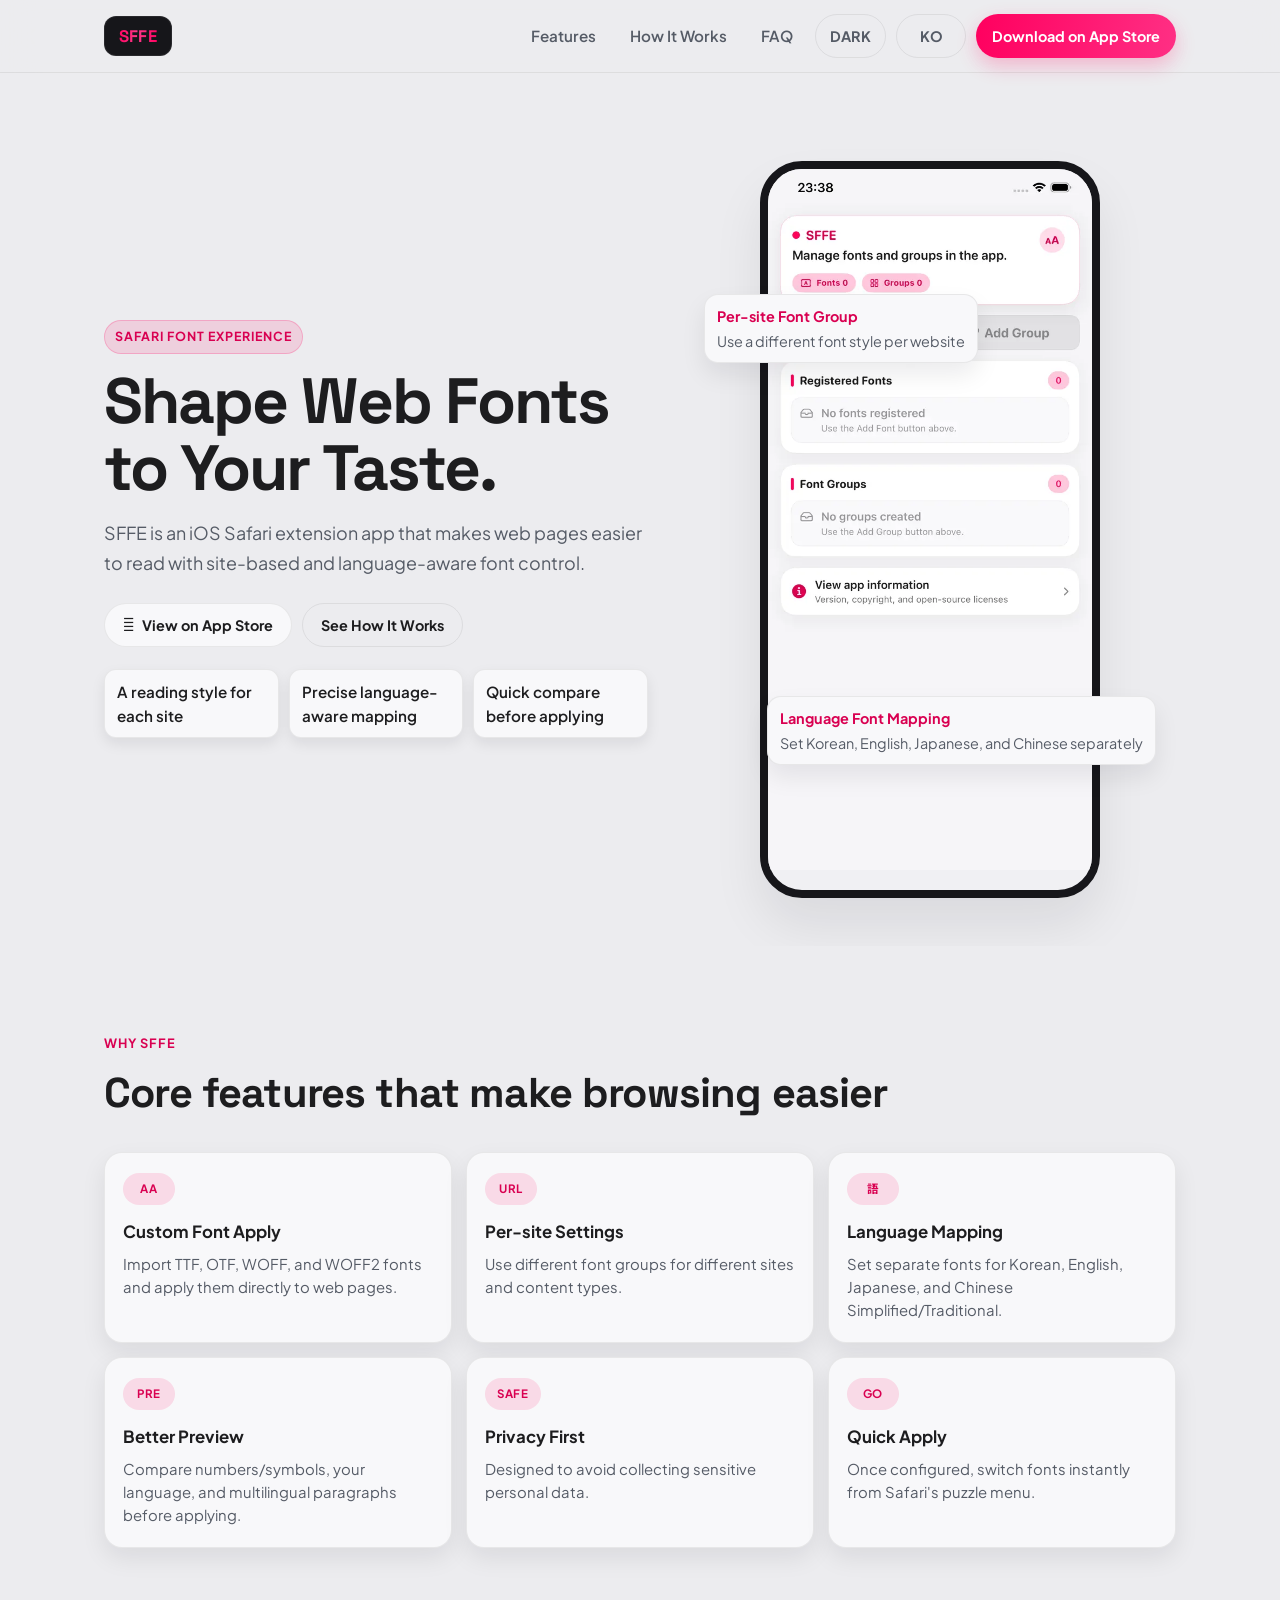
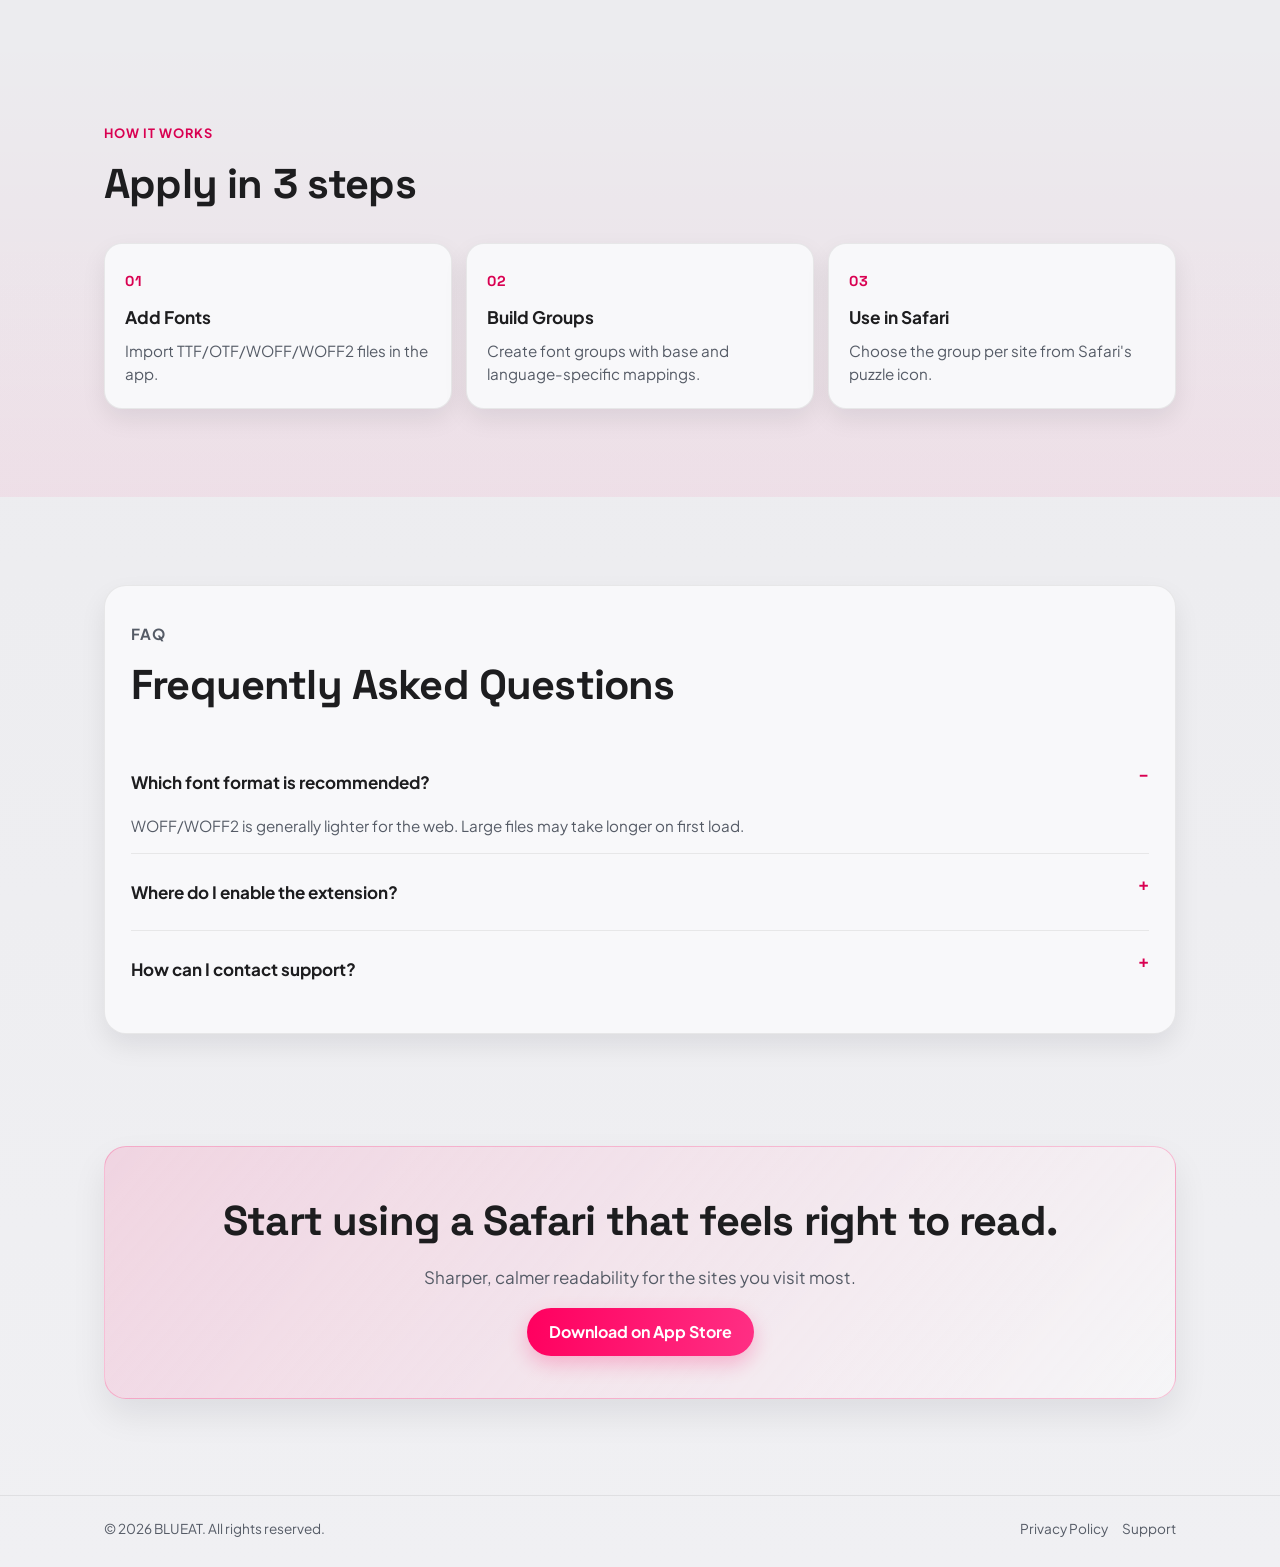
<file: index.html>
<!DOCTYPE html>
<html lang="ko">

<head>
    <meta charset="UTF-8">
    <meta name="viewport" content="width=device-width, initial-scale=1.0">
    <title>SFFE - Safari 웹폰트 커스터마이징</title>
    <meta name="description" content="SFFE는 Safari 웹페이지 폰트를 원하는 스타일로 바꿔주는 iOS 확장 앱입니다.">
    <meta name="theme-color" content="#ff0663">
    <link rel="stylesheet" href="styles.css">
    <link rel="preconnect" href="https://fonts.googleapis.com">
    <link rel="preconnect" href="https://fonts.gstatic.com" crossorigin>
    <link
        href="https://fonts.googleapis.com/css2?family=Space+Grotesk:wght@500;600;700&family=Plus+Jakarta+Sans:wght@400;500;600;700&family=Noto+Sans+KR:wght@400;500;700&display=swap"
        rel="stylesheet">
</head>

<body>
    <header class="site-header">
        <div class="container header-inner">
            <a href="#top" class="logo" aria-label="SFFE Home"><span>SFFE</span></a>
            <nav class="site-nav">
                <a href="#features" class="nav-link" data-i18n="nav_features">기능</a>
                <a href="#workflow" class="nav-link" data-i18n="nav_workflow">사용 방법</a>
                <a href="#faq" class="nav-link" data-i18n="nav_faq">FAQ</a>
                <button id="theme-toggle" class="btn btn-control" aria-label="테마 전환">DARK</button>
                <button id="lang-toggle" class="btn btn-control" aria-label="언어 전환">EN</button>
                <a href="https://apps.apple.com/kr/app/sffe/id1588740825" class="btn btn-primary" target="_blank"
                    rel="noopener noreferrer" data-i18n="download">App Store에서 다운로드</a>
            </nav>
        </div>
    </header>

    <main id="top">
        <section class="hero">
            <div class="hero-noise" aria-hidden="true"></div>
            <div class="container hero-grid">
                <div class="hero-copy reveal">
                    <p class="eyebrow" data-i18n="hero_kicker">Safari Font Experience</p>
                    <h1 data-i18n="hero_title">웹페이지 폰트를<br>내 스타일로.</h1>
                    <p class="hero-subtitle" data-i18n="hero_subtitle">SFFE는 Safari에서 보는 웹페이지의 폰트를 사이트와 언어에 맞춰
                        더 읽기 좋게 바꿔주는 iOS 확장 앱입니다.</p>

                    <div class="hero-actions">
                        <a href="https://apps.apple.com/kr/app/sffe/id1588740825" class="btn btn-white" target="_blank"
                            rel="noopener noreferrer">
                            <span class="icon"></span>
                            <span data-i18n="view_on_appstore">App Store에서 보기</span>
                        </a>
                        <a href="#workflow" class="btn btn-outline" data-i18n="hero_secondary">사용 방법 보기</a>
                    </div>

                    <ul class="hero-points">
                        <li data-i18n="hero_point1">사이트마다 다른 읽기 톤</li>
                        <li data-i18n="hero_point2">언어별로 정교한 폰트 분리</li>
                        <li data-i18n="hero_point3">적용 전 빠른 비교 미리보기</li>
                    </ul>
                </div>

                <div class="hero-visual reveal">
                    <div class="phone-mockup">
                        <img id="app-screenshot" src="assets/images/app-ko-light.webp" alt="SFFE App Screenshot" class="app-image"
                            data-i18n-alt="app_screenshot_alt">
                    </div>
                    <div class="floating-card floating-a">
                        <strong data-i18n="floating_a_title">사이트별 폰트 그룹</strong>
                        <span data-i18n="floating_a_desc">웹사이트마다 다른 폰트 스타일 적용</span>
                    </div>
                    <div class="floating-card floating-b">
                        <strong data-i18n="floating_b_title">언어별 폰트 적용</strong>
                        <span data-i18n="floating_b_desc">한국어·영어·일본어·중국어 개별 설정</span>
                    </div>
                </div>
            </div>
        </section>

        <section class="highlights" id="features">
            <div class="container">
                <div class="section-head reveal">
                    <p class="section-kicker" data-i18n="highlights_kicker">Why SFFE</p>
                    <h2 data-i18n="highlights_title">브라우징이 편해지는 핵심 기능</h2>
                </div>
                <div class="highlight-grid">
                    <article class="highlight-card reveal">
                        <div class="highlight-icon">Aa</div>
                        <h3 data-i18n="feature1_title">원하는 폰트 적용</h3>
                        <p data-i18n="feature1_desc">TTF, OTF, WOFF, WOFF2를 등록하고 웹페이지에 바로 적용할 수 있습니다.</p>
                    </article>
                    <article class="highlight-card reveal">
                        <div class="highlight-icon">URL</div>
                        <h3 data-i18n="feature2_title">사이트별 설정</h3>
                        <p data-i18n="feature2_desc">사이트마다 다른 폰트 그룹을 지정해 컨텐츠 성격에 맞게 읽을 수 있습니다.</p>
                    </article>
                    <article class="highlight-card reveal">
                        <div class="highlight-icon">語</div>
                        <h3 data-i18n="feature3_title">언어별 매핑</h3>
                        <p data-i18n="feature3_desc">한국어, 영어, 일본어, 중국어(간체/번체) 폰트를 분리 적용할 수 있습니다.</p>
                    </article>
                    <article class="highlight-card reveal">
                        <div class="highlight-icon">PRE</div>
                        <h3 data-i18n="feature4_title">미리보기 강화</h3>
                        <p data-i18n="feature4_desc">숫자·특수문자, 내 언어, 다국어 문단을 한 번에 비교해 빠르게 결정하세요.</p>
                    </article>
                    <article class="highlight-card reveal">
                        <div class="highlight-icon">SAFE</div>
                        <h3 data-i18n="feature5_title">개인정보 보호</h3>
                        <p data-i18n="feature5_desc">민감한 개인 데이터를 수집하지 않는 방향으로 설계되었습니다.</p>
                    </article>
                    <article class="highlight-card reveal">
                        <div class="highlight-icon">GO</div>
                        <h3 data-i18n="feature6_title">빠른 적용</h3>
                        <p data-i18n="feature6_desc">한 번 구성해 두면 Safari에서 퍼즐 아이콘으로 즉시 전환할 수 있습니다.</p>
                    </article>
                </div>
            </div>
        </section>

        <section class="workflow" id="workflow">
            <div class="container">
                <div class="section-head reveal">
                    <p class="section-kicker" data-i18n="workflow_kicker">How It Works</p>
                    <h2 data-i18n="workflow_title">3단계로 바로 적용</h2>
                </div>
                <div class="workflow-grid">
                    <article class="step-card reveal">
                        <span class="step-number">01</span>
                        <h3 data-i18n="step1_title">폰트 등록</h3>
                        <p data-i18n="step1_desc">앱에서 TTF/OTF/WOFF/WOFF2 폰트를 추가합니다.</p>
                    </article>
                    <article class="step-card reveal">
                        <span class="step-number">02</span>
                        <h3 data-i18n="step2_title">그룹 구성</h3>
                        <p data-i18n="step2_desc">기본 폰트와 언어별 폰트를 묶어 폰트 그룹을 만듭니다.</p>
                    </article>
                    <article class="step-card reveal">
                        <span class="step-number">03</span>
                        <h3 data-i18n="step3_title">Safari에서 적용</h3>
                        <p data-i18n="step3_desc">Safari 퍼즐 아이콘에서 사이트별 그룹을 선택해 즉시 반영합니다.</p>
                    </article>
                </div>
            </div>
        </section>

        <section class="faq" id="faq">
            <div class="container">
                <div class="faq-wrap reveal">
                    <div class="section-head">
                        <p class="section-kicker" data-i18n="faq_kicker">FAQ</p>
                        <h2 data-i18n="faq_title">자주 묻는 질문</h2>
                    </div>
                    <details open>
                        <summary data-i18n="faq_q1">어떤 폰트 파일을 쓰면 좋나요?</summary>
                        <p data-i18n="faq_a1">웹 환경에서는 WOFF/WOFF2가 일반적으로 더 가볍고 빠릅니다. 큰 폰트 파일은 첫 로딩에 시간이 걸릴 수 있습니다.</p>
                    </details>
                    <details>
                        <summary data-i18n="faq_q2">확장기능 활성화는 어디에서 하나요?</summary>
                        <p data-i18n="faq_a2">iOS 설정 > Safari > 확장 프로그램에서 SFFE를 켠 뒤, Safari에서 퍼즐 아이콘으로 실행할 수 있습니다.</p>
                    </details>
                    <details>
                        <summary data-i18n="faq_q3">문의는 어디로 하면 되나요?</summary>
                        <p><a href="mailto:sffe@blueat.me">sffe@blueat.me</a></p>
                    </details>
                </div>
            </div>
        </section>

        <section class="cta">
            <div class="container">
                <div class="cta-card reveal">
                    <h2 data-i18n="cta_title">지금, 내가 읽기 편한 Safari를 시작하세요.</h2>
                    <p data-i18n="cta_desc">자주 보는 웹페이지부터 더 선명하고 편안하게.</p>
                    <a href="https://apps.apple.com/kr/app/sffe/id1588740825" class="btn btn-primary btn-large" target="_blank"
                        rel="noopener noreferrer" data-i18n="cta_button">App Store에서 다운로드</a>
                </div>
            </div>
        </section>
    </main>

    <footer class="site-footer">
        <div class="container footer-content">
            <p class="copyright">© 2026 BLUEAT. All rights reserved.</p>
            <div class="footer-links">
                <a href="policy-ko.html" data-i18n="privacy_policy">개인정보 처리방침</a>
                <a href="mailto:sffe@blueat.me" data-i18n="support">지원</a>
            </div>
        </div>
    </footer>

    <script src="script.js"></script>
</body>

</html>
</file>
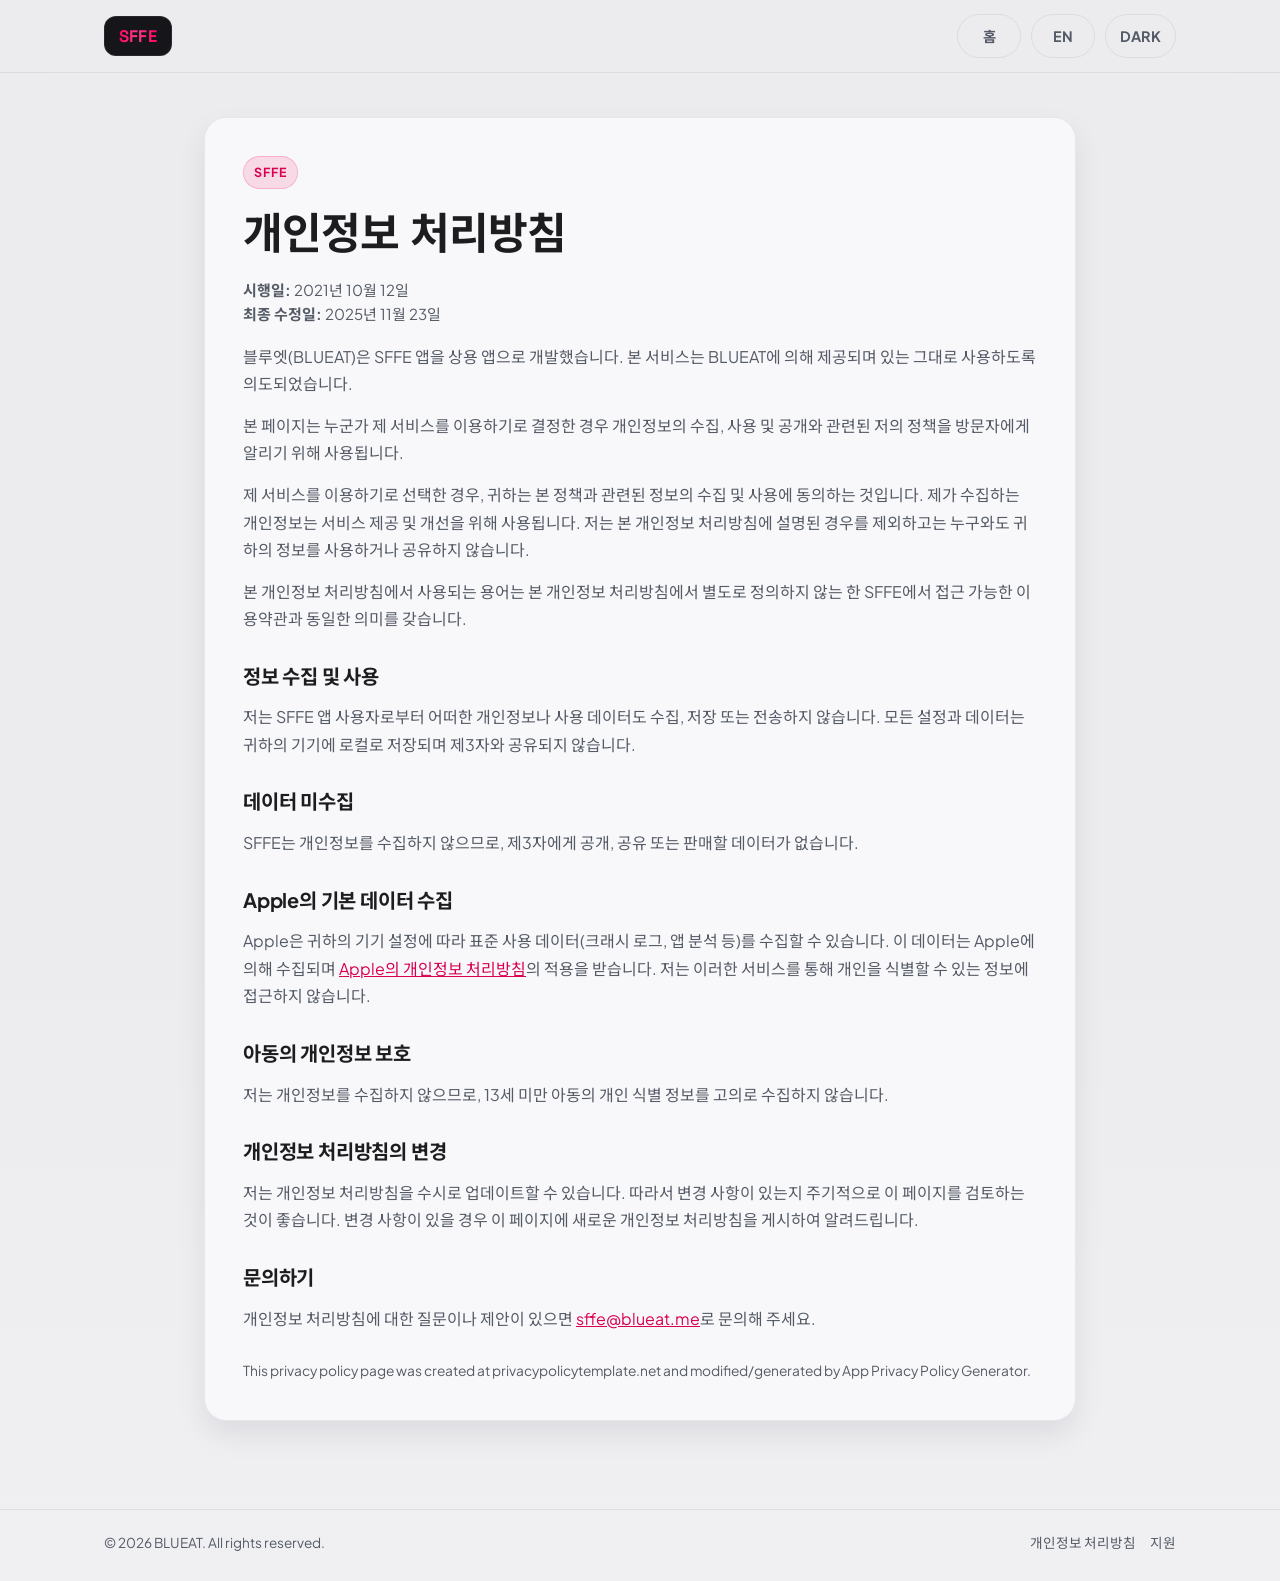
<file: policy-ko.html>
<!DOCTYPE html>
<html lang="ko">

<head>
    <meta charset="UTF-8">
    <meta name="viewport" content="width=device-width, initial-scale=1.0">
    <title>SFFE - 개인정보 처리방침</title>
    <meta name="description" content="SFFE 개인정보 처리방침 안내 페이지입니다.">
    <meta name="theme-color" content="#ff0663">
    <link rel="stylesheet" href="styles.css">
    <link rel="preconnect" href="https://fonts.googleapis.com">
    <link rel="preconnect" href="https://fonts.gstatic.com" crossorigin>
    <link
        href="https://fonts.googleapis.com/css2?family=Space+Grotesk:wght@500;600;700&family=Plus+Jakarta+Sans:wght@400;500;600;700&family=Noto+Sans+KR:wght@400;500;700&display=swap"
        rel="stylesheet">
</head>

<body>
    <header class="site-header">
        <div class="container header-inner">
            <a href="index.html" class="logo" aria-label="SFFE Home"><span>SFFE</span></a>
            <nav class="site-nav policy-nav" aria-label="개인정보 처리방침 탐색">
                <a href="index.html" class="btn btn-control policy-home-link" aria-label="홈으로 이동">홈</a>
                <a href="policy.html" class="btn btn-control policy-lang-link" aria-label="영문 페이지로 이동">EN</a>
                <button id="theme-toggle" class="btn btn-control" aria-label="테마 전환">DARK</button>
            </nav>
        </div>
    </header>

    <main class="policy-page">
        <div class="container policy-shell">
            <article class="policy-card">
                <header class="policy-header">
                    <p class="policy-kicker">SFFE</p>
                    <h1>개인정보 처리방침</h1>
                    <p class="policy-meta">
                        <strong>시행일:</strong> 2021년 10월 12일<br>
                        <strong>최종 수정일:</strong> 2025년 11월 23일
                    </p>
                </header>

                <div class="policy-body">
                    <p>
                        블루엣(BLUEAT)은 SFFE 앱을 상용 앱으로 개발했습니다. 본 서비스는 BLUEAT에 의해 제공되며 있는 그대로 사용하도록 의도되었습니다.
                    </p>
                    <p>
                        본 페이지는 누군가 제 서비스를 이용하기로 결정한 경우 개인정보의 수집, 사용 및 공개와 관련된 저의 정책을 방문자에게 알리기 위해 사용됩니다.
                    </p>
                    <p>
                        제 서비스를 이용하기로 선택한 경우, 귀하는 본 정책과 관련된 정보의 수집 및 사용에 동의하는 것입니다. 제가 수집하는 개인정보는 서비스 제공 및 개선을 위해 사용됩니다. 저는 본
                        개인정보 처리방침에 설명된 경우를 제외하고는 누구와도 귀하의 정보를 사용하거나 공유하지 않습니다.
                    </p>
                    <p>
                        본 개인정보 처리방침에서 사용되는 용어는 본 개인정보 처리방침에서 별도로 정의하지 않는 한 SFFE에서 접근 가능한 이용약관과 동일한 의미를 갖습니다.
                    </p>

                    <h2>정보 수집 및 사용</h2>
                    <p>
                        저는 SFFE 앱 사용자로부터 어떠한 개인정보나 사용 데이터도 수집, 저장 또는 전송하지 않습니다. 모든 설정과 데이터는 귀하의 기기에 로컬로 저장되며 제3자와 공유되지 않습니다.
                    </p>

                    <h2>데이터 미수집</h2>
                    <p>
                        SFFE는 개인정보를 수집하지 않으므로, 제3자에게 공개, 공유 또는 판매할 데이터가 없습니다.
                    </p>

                    <h2>Apple의 기본 데이터 수집</h2>
                    <p>
                        Apple은 귀하의 기기 설정에 따라 표준 사용 데이터(크래시 로그, 앱 분석 등)를 수집할 수 있습니다. 이 데이터는 Apple에 의해 수집되며 <a
                            href="https://www.apple.com/legal/privacy/kr/" target="_blank" rel="noopener noreferrer">Apple의 개인정보 처리방침</a>의
                        적용을 받습니다. 저는 이러한 서비스를 통해 개인을 식별할 수 있는 정보에 접근하지 않습니다.
                    </p>

                    <h2>아동의 개인정보 보호</h2>
                    <p>
                        저는 개인정보를 수집하지 않으므로, 13세 미만 아동의 개인 식별 정보를 고의로 수집하지 않습니다.
                    </p>

                    <h2>개인정보 처리방침의 변경</h2>
                    <p>
                        저는 개인정보 처리방침을 수시로 업데이트할 수 있습니다. 따라서 변경 사항이 있는지 주기적으로 이 페이지를 검토하는 것이 좋습니다. 변경 사항이 있을 경우 이 페이지에 새로운 개인정보
                        처리방침을 게시하여 알려드립니다.
                    </p>

                    <h2>문의하기</h2>
                    <p>
                        개인정보 처리방침에 대한 질문이나 제안이 있으면 <a href="mailto:sffe@blueat.me">sffe@blueat.me</a>로 문의해 주세요.
                    </p>
                </div>

                <p class="policy-note">
                    This privacy policy page was created at <a href="https://privacypolicytemplate.net" target="_blank"
                        rel="noopener noreferrer">privacypolicytemplate.net</a> and modified/generated by <a
                        href="https://app-privacy-policy-generator.nisrulz.com/" target="_blank" rel="noopener noreferrer">App
                        Privacy Policy Generator</a>.
                </p>
            </article>
        </div>
    </main>

    <footer class="site-footer">
        <div class="container footer-content">
            <p class="copyright">© 2026 BLUEAT. All rights reserved.</p>
            <div class="footer-links">
                <a href="policy-ko.html">개인정보 처리방침</a>
                <a href="mailto:sffe@blueat.me">지원</a>
            </div>
        </div>
    </footer>

    <script>
        (() => {
            const root = document.documentElement;
            const themeToggle = document.getElementById('theme-toggle');
            const media = window.matchMedia('(prefers-color-scheme: dark)');
            const storedTheme = localStorage.getItem('sffe_theme');

            const applyTheme = (theme) => {
                root.setAttribute('data-theme', theme);
                if (themeToggle) {
                    themeToggle.textContent = theme === 'dark' ? 'LIGHT' : 'DARK';
                }
            };

            applyTheme(storedTheme || (media.matches ? 'dark' : 'light'));

            if (themeToggle) {
                themeToggle.addEventListener('click', () => {
                    const current = root.getAttribute('data-theme') === 'dark' ? 'dark' : 'light';
                    const next = current === 'dark' ? 'light' : 'dark';
                    localStorage.setItem('sffe_theme', next);
                    applyTheme(next);
                });
            }

            media.addEventListener('change', (event) => {
                if (!localStorage.getItem('sffe_theme')) {
                    applyTheme(event.matches ? 'dark' : 'light');
                }
            });
        })();
    </script>
</body>

</html>
</file>
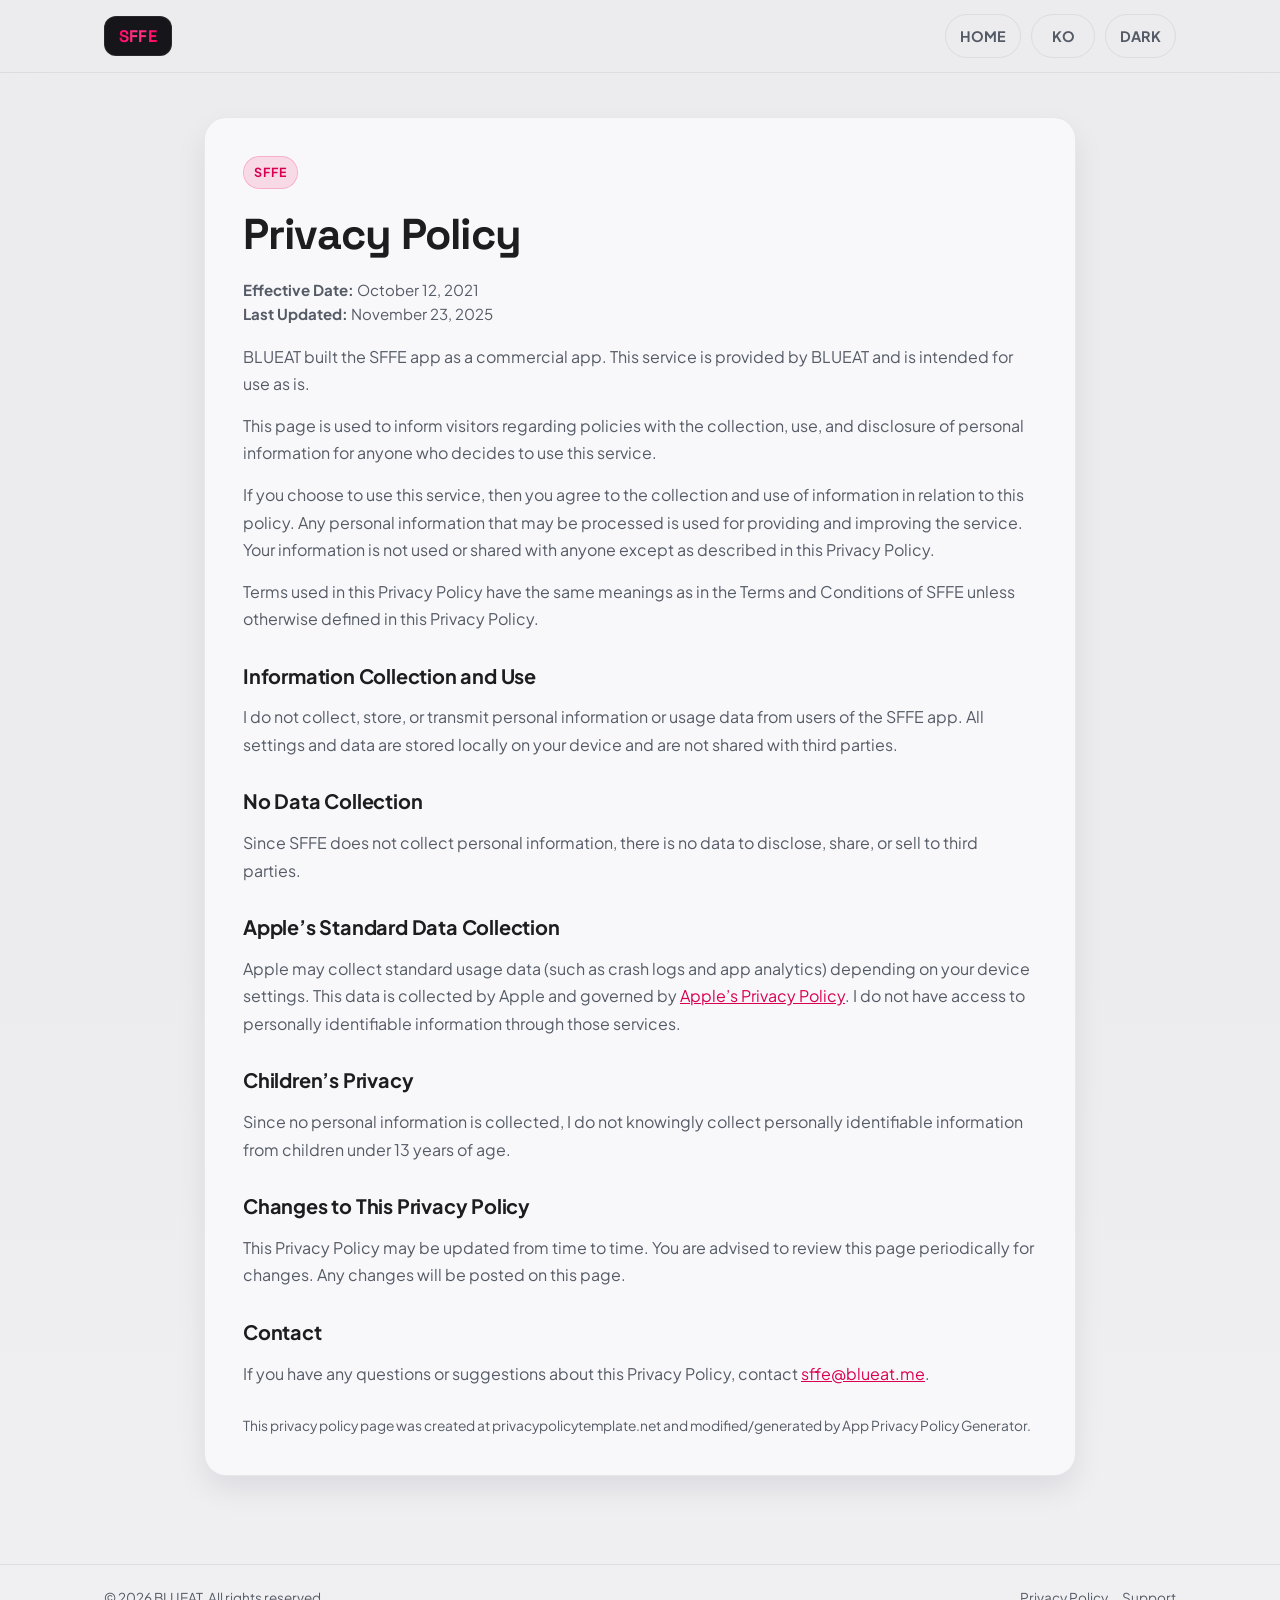
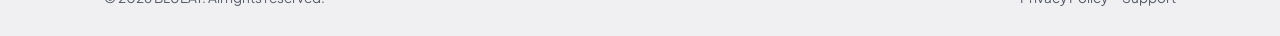
<file: policy.html>
<!DOCTYPE html>
<html lang="en">

<head>
    <meta charset="UTF-8">
    <meta name="viewport" content="width=device-width, initial-scale=1.0">
    <title>SFFE - Privacy Policy</title>
    <meta name="description" content="SFFE Privacy Policy page.">
    <meta name="theme-color" content="#ff0663">
    <link rel="stylesheet" href="styles.css">
    <link rel="preconnect" href="https://fonts.googleapis.com">
    <link rel="preconnect" href="https://fonts.gstatic.com" crossorigin>
    <link
        href="https://fonts.googleapis.com/css2?family=Space+Grotesk:wght@500;600;700&family=Plus+Jakarta+Sans:wght@400;500;600;700&family=Noto+Sans+KR:wght@400;500;700&display=swap"
        rel="stylesheet">
</head>

<body>
    <header class="site-header">
        <div class="container header-inner">
            <a href="index.html" class="logo" aria-label="SFFE Home"><span>SFFE</span></a>
            <nav class="site-nav policy-nav" aria-label="Privacy policy controls">
                <a href="index.html" class="btn btn-control policy-home-link" aria-label="Go to home">HOME</a>
                <a href="policy-ko.html" class="btn btn-control policy-lang-link" aria-label="View in Korean">KO</a>
                <button id="theme-toggle" class="btn btn-control" aria-label="Toggle theme">DARK</button>
            </nav>
        </div>
    </header>

    <main class="policy-page">
        <div class="container policy-shell">
            <article class="policy-card">
                <header class="policy-header">
                    <p class="policy-kicker">SFFE</p>
                    <h1>Privacy Policy</h1>
                    <p class="policy-meta">
                        <strong>Effective Date:</strong> October 12, 2021<br>
                        <strong>Last Updated:</strong> November 23, 2025
                    </p>
                </header>

                <div class="policy-body">
                    <p>
                        BLUEAT built the SFFE app as a commercial app. This service is provided by BLUEAT and is intended for use as is.
                    </p>
                    <p>
                        This page is used to inform visitors regarding policies with the collection, use, and disclosure of personal information for anyone who decides to use this service.
                    </p>
                    <p>
                        If you choose to use this service, then you agree to the collection and use of information in relation to this policy. Any personal information that may be processed is used for providing and improving the service. Your information is not used or shared with anyone except as described in this Privacy Policy.
                    </p>
                    <p>
                        Terms used in this Privacy Policy have the same meanings as in the Terms and Conditions of SFFE unless otherwise defined in this Privacy Policy.
                    </p>

                    <h2>Information Collection and Use</h2>
                    <p>
                        I do not collect, store, or transmit personal information or usage data from users of the SFFE app. All settings and data are stored locally on your device and are not shared with third parties.
                    </p>

                    <h2>No Data Collection</h2>
                    <p>
                        Since SFFE does not collect personal information, there is no data to disclose, share, or sell to third parties.
                    </p>

                    <h2>Apple’s Standard Data Collection</h2>
                    <p>
                        Apple may collect standard usage data (such as crash logs and app analytics) depending on your device settings. This data is collected by Apple and governed by <a href="https://www.apple.com/legal/privacy/" target="_blank"
                            rel="noopener noreferrer">Apple’s Privacy Policy</a>. I do not have access to personally identifiable information through those services.
                    </p>

                    <h2>Children’s Privacy</h2>
                    <p>
                        Since no personal information is collected, I do not knowingly collect personally identifiable information from children under 13 years of age.
                    </p>

                    <h2>Changes to This Privacy Policy</h2>
                    <p>
                        This Privacy Policy may be updated from time to time. You are advised to review this page periodically for changes. Any changes will be posted on this page.
                    </p>

                    <h2>Contact</h2>
                    <p>
                        If you have any questions or suggestions about this Privacy Policy, contact <a href="mailto:sffe@blueat.me">sffe@blueat.me</a>.
                    </p>
                </div>

                <p class="policy-note">
                    This privacy policy page was created at <a href="https://privacypolicytemplate.net" target="_blank"
                        rel="noopener noreferrer">privacypolicytemplate.net</a> and modified/generated by <a
                        href="https://app-privacy-policy-generator.nisrulz.com/" target="_blank" rel="noopener noreferrer">App
                        Privacy Policy Generator</a>.
                </p>
            </article>
        </div>
    </main>

    <footer class="site-footer">
        <div class="container footer-content">
            <p class="copyright">© 2026 BLUEAT. All rights reserved.</p>
            <div class="footer-links">
                <a href="policy.html">Privacy Policy</a>
                <a href="mailto:sffe@blueat.me">Support</a>
            </div>
        </div>
    </footer>

    <script>
        (() => {
            const root = document.documentElement;
            const themeToggle = document.getElementById('theme-toggle');
            const media = window.matchMedia('(prefers-color-scheme: dark)');
            const storedTheme = localStorage.getItem('sffe_theme');

            const applyTheme = (theme) => {
                root.setAttribute('data-theme', theme);
                if (themeToggle) {
                    themeToggle.textContent = theme === 'dark' ? 'LIGHT' : 'DARK';
                }
            };

            applyTheme(storedTheme || (media.matches ? 'dark' : 'light'));

            if (themeToggle) {
                themeToggle.addEventListener('click', () => {
                    const current = root.getAttribute('data-theme') === 'dark' ? 'dark' : 'light';
                    const next = current === 'dark' ? 'light' : 'dark';
                    localStorage.setItem('sffe_theme', next);
                    applyTheme(next);
                });
            }

            media.addEventListener('change', (event) => {
                if (!localStorage.getItem('sffe_theme')) {
                    applyTheme(event.matches ? 'dark' : 'light');
                }
            });
        })();
    </script>
</body>

</html>
</file>
<file: styles.css>
:root {
    --primary: #ff005f;
    --primary-strong: #d90051;
    --primary-soft: rgba(255, 0, 95, 0.12);
    --text: #1d1d1f;
    --text-soft: #555b66;
    --bg: #ececef;
    --surface: #f8f8fa;
    --surface-soft: #f0f0f3;
    --line: rgba(25, 25, 27, 0.08);
    --shadow: rgba(16, 16, 24, 0.08);
    --header-bg: rgba(236, 236, 239, 0.78);
    --cta-bg: linear-gradient(130deg, rgba(255, 0, 95, 0.11), rgba(255, 255, 255, 0.4));
    --font-title: 'Space Grotesk', 'Noto Sans KR', sans-serif;
    --font-body: 'Plus Jakarta Sans', 'Noto Sans KR', sans-serif;
    --radius-lg: 24px;
    --radius-md: 16px;
    --container: 1120px;
}

[data-theme="dark"] {
    --text: #f6f6f8;
    --text-soft: #c2c6d3;
    --bg: #111217;
    --surface: #1b1d25;
    --surface-soft: #252833;
    --line: rgba(255, 255, 255, 0.12);
    --shadow: rgba(0, 0, 0, 0.35);
    --header-bg: rgba(17, 18, 23, 0.78);
    --cta-bg: linear-gradient(130deg, rgba(255, 0, 95, 0.2), rgba(20, 22, 30, 0.86));
}

@media (prefers-color-scheme: dark) {
    :root:not([data-theme="light"]) {
        --text: #f6f6f8;
        --text-soft: #c2c6d3;
        --bg: #111217;
        --surface: #1b1d25;
        --surface-soft: #252833;
        --line: rgba(255, 255, 255, 0.12);
        --shadow: rgba(0, 0, 0, 0.35);
        --header-bg: rgba(17, 18, 23, 0.78);
    }
}

* {
    margin: 0;
    padding: 0;
    box-sizing: border-box;
}

html,
body {
    width: 100%;
}

body {
    font-family: var(--font-body);
    background: linear-gradient(180deg, var(--bg) 0%, var(--bg) 58%, var(--surface-soft) 100%);
    color: var(--text);
    font-size: 17px;
    line-height: 1.55;
    -webkit-font-smoothing: antialiased;
    text-rendering: optimizeLegibility;
    overflow-x: hidden;
}

a {
    color: inherit;
    text-decoration: none;
}

a:focus-visible,
button:focus-visible,
summary:focus-visible {
    outline: 2px solid var(--primary);
    outline-offset: 2px;
}

.container {
    max-width: var(--container);
    margin: 0 auto;
    padding: 0 24px;
}

/* Header */
.site-header {
    position: sticky;
    top: 0;
    z-index: 40;
    backdrop-filter: blur(18px);
    -webkit-backdrop-filter: blur(18px);
    background: var(--header-bg);
    border-bottom: 1px solid var(--line);
}

.header-inner {
    min-height: 72px;
    display: flex;
    align-items: center;
    justify-content: space-between;
    gap: 16px;
}

.logo {
    width: 68px;
    height: 40px;
    border-radius: 12px;
    display: inline-flex;
    align-items: center;
    justify-content: center;
    background: #16161a;
    border: 1px solid rgba(255, 255, 255, 0.08);
}

.logo span {
    font-family: var(--font-title);
    font-size: 1.05rem;
    font-weight: 700;
    letter-spacing: 0.02em;
    background-image: linear-gradient(96deg, #ff005f 0%, #ff3a8b 48%, #ff005f 100%);
    -webkit-background-clip: text;
    background-clip: text;
    color: transparent;
}

.site-nav {
    display: flex;
    align-items: center;
    gap: 10px;
    flex-wrap: wrap;
    justify-content: flex-end;
}

.nav-link {
    font-size: 0.95rem;
    font-weight: 600;
    color: var(--text-soft);
    padding: 10px 12px;
    border-radius: 999px;
    transition: color 0.2s ease, background-color 0.2s ease;
}

.nav-link:hover {
    color: var(--text);
    background: var(--surface-soft);
}

.btn {
    border: none;
    border-radius: 999px;
    cursor: pointer;
    display: inline-flex;
    align-items: center;
    justify-content: center;
    gap: 8px;
    font-family: inherit;
    font-size: 0.9rem;
    font-weight: 700;
    transition: transform 0.2s ease, box-shadow 0.2s ease, background-color 0.2s ease;
}

.icon {
    font-size: 1.1rem;
    line-height: 1;
}

.btn-control {
    height: 44px;
    min-width: 70px;
    padding: 0 14px;
    background: transparent;
    border: 1px solid var(--line);
    color: var(--text-soft);
}

.btn-control:hover {
    color: var(--text);
    background: var(--surface-soft);
}

.btn-primary {
    height: 44px;
    padding: 0 16px;
    color: #ffffff;
    background: linear-gradient(98deg, var(--primary) 0%, #ff2f84 100%);
    box-shadow: 0 8px 20px rgba(255, 0, 95, 0.24);
}

.btn-primary:hover {
    transform: translateY(-1px);
    box-shadow: 0 12px 24px rgba(255, 0, 95, 0.28);
}

.btn-large {
    height: 48px;
    padding: 0 22px;
    font-size: 1rem;
}

.btn-white,
.btn-outline {
    height: 44px;
    padding: 0 18px;
    border: 1px solid var(--line);
    color: var(--text);
    background: var(--surface);
}

.btn-outline {
    background: transparent;
}

.btn-white:hover,
.btn-outline:hover {
    background: var(--surface-soft);
    transform: translateY(-1px);
}

/* Hero */
.hero {
    padding: 88px 0 48px;
    position: relative;
    overflow: hidden;
}

.hero-noise {
    position: absolute;
    inset: 0;
    pointer-events: none;
    background-image: radial-gradient(rgba(255, 0, 95, 0.08) 0.7px, transparent 0.7px);
    background-size: 12px 12px;
    mask-image: linear-gradient(to bottom, rgba(0, 0, 0, 0.58), transparent 78%);
    opacity: 0.12;
}

.hero-grid {
    position: relative;
    z-index: 1;
    display: grid;
    grid-template-columns: 1.05fr 0.95fr;
    gap: 36px;
    align-items: center;
}

.eyebrow {
    display: inline-flex;
    align-items: center;
    gap: 8px;
    font-size: 0.78rem;
    font-weight: 700;
    letter-spacing: 0.08em;
    text-transform: uppercase;
    color: var(--primary-strong);
    background: var(--primary-soft);
    border: 1px solid rgba(255, 0, 95, 0.2);
    border-radius: 999px;
    padding: 6px 10px;
    margin-bottom: 14px;
}

.hero-copy h1 {
    font-family: var(--font-title);
    font-size: clamp(2.2rem, 5vw, 4rem);
    line-height: 1.05;
    letter-spacing: -0.03em;
    margin-bottom: 16px;
}

.hero-subtitle {
    font-size: 1.12rem;
    line-height: 1.65;
    color: var(--text-soft);
    max-width: 640px;
    margin-bottom: 26px;
}

.hero-actions {
    display: flex;
    flex-wrap: wrap;
    gap: 10px;
    margin-bottom: 22px;
}

.hero-points {
    display: grid;
    grid-template-columns: repeat(3, minmax(0, 1fr));
    list-style: none;
    gap: 10px;
}

.hero-points li {
    padding: 10px 12px;
    background: var(--surface);
    border: 1px solid var(--line);
    border-radius: 12px;
    font-size: 0.95rem;
    font-weight: 600;
    color: var(--text);
    box-shadow: 0 6px 14px var(--shadow);
}

.hero-visual {
    position: relative;
    display: flex;
    justify-content: center;
    align-items: center;
    min-height: 620px;
}

.phone-mockup {
    width: min(340px, 86vw);
    aspect-ratio: 9 / 19.5;
    border-radius: 42px;
    border: 8px solid #16161a;
    background: var(--surface-soft);
    overflow: hidden;
    box-shadow: 0 28px 50px var(--shadow);
}

.app-image {
    width: 100%;
    height: 100%;
    object-fit: contain;
    object-position: top center;
    display: block;
}

.floating-card {
    position: absolute;
    min-width: 220px;
    background: var(--surface);
    border: 1px solid var(--line);
    border-radius: 14px;
    padding: 10px 12px;
    box-shadow: 0 12px 24px var(--shadow);
    backdrop-filter: blur(6px);
    -webkit-backdrop-filter: blur(6px);
    animation: float 4.5s ease-in-out infinite;
}

.floating-card strong {
    display: block;
    font-size: 0.9rem;
    color: var(--primary-strong);
}

.floating-card span {
    display: block;
    margin-top: 4px;
    font-size: 0.9rem;
    color: var(--text-soft);
    line-height: 1.45;
}

.floating-a {
    top: 18%;
    left: 4%;
}

.floating-b {
    right: 4%;
    bottom: 18%;
    animation-delay: 0.8s;
}

@keyframes float {
    0%,
    100% {
        transform: translateY(0);
    }

    50% {
        transform: translateY(-8px);
    }
}

/* Sections */
.highlights,
.workflow,
.faq,
.cta {
    padding: 88px 0;
}

.section-head {
    margin-bottom: 26px;
}

.section-kicker {
    color: var(--primary-strong);
    font-size: 0.8rem;
    font-weight: 700;
    text-transform: uppercase;
    letter-spacing: 0.08em;
    margin-bottom: 8px;
}

.section-head h2 {
    font-family: var(--font-title);
    font-size: clamp(1.7rem, 3.5vw, 2.6rem);
    letter-spacing: -0.02em;
}

.highlight-grid {
    display: grid;
    grid-template-columns: repeat(3, minmax(0, 1fr));
    gap: 14px;
}

.highlight-card {
    background: var(--surface);
    border: 1px solid var(--line);
    border-radius: 18px;
    padding: 20px 18px;
    min-height: 190px;
    box-shadow: 0 10px 24px var(--shadow);
}

.highlight-icon {
    min-width: 52px;
    height: 32px;
    padding: 0 12px;
    border-radius: 999px;
    display: inline-flex;
    align-items: center;
    justify-content: center;
    background: var(--primary-soft);
    color: var(--primary-strong);
    font-weight: 700;
    font-size: 0.72rem;
    letter-spacing: 0.06em;
    text-transform: uppercase;
    margin-bottom: 14px;
}

.highlight-card h3 {
    font-size: 1.05rem;
    margin-bottom: 8px;
}

.highlight-card p {
    color: var(--text-soft);
    font-size: 0.93rem;
}

.workflow {
    background: linear-gradient(180deg, transparent 0%, rgba(255, 0, 95, 0.06) 100%);
}

.workflow-grid {
    display: grid;
    grid-template-columns: repeat(3, minmax(0, 1fr));
    gap: 14px;
}

.step-card {
    background: var(--surface);
    border: 1px solid var(--line);
    border-radius: 18px;
    padding: 22px 20px;
    box-shadow: 0 10px 24px var(--shadow);
}

.step-number {
    font-family: var(--font-title);
    font-size: 0.9rem;
    font-weight: 700;
    color: var(--primary-strong);
    letter-spacing: 0.08em;
}

.step-card h3 {
    margin: 12px 0 8px;
    font-size: 1.08rem;
}

.step-card p {
    color: var(--text-soft);
    font-size: 0.95rem;
}

.faq-wrap {
    background: var(--surface);
    border: 1px solid var(--line);
    border-radius: 22px;
    padding: 26px;
    box-shadow: 0 12px 26px var(--shadow);
}

.faq details {
    border-top: 1px solid var(--line);
    padding: 16px 0;
}

.faq details:first-of-type {
    border-top: 0;
}

.faq summary {
    font-weight: 700;
    cursor: pointer;
    list-style: none;
    position: relative;
    padding-right: 20px;
    min-height: 44px;
    display: flex;
    align-items: center;
}

.faq summary::-webkit-details-marker {
    display: none;
}

.faq summary::after {
    content: '+';
    position: absolute;
    right: 0;
    top: 0;
    color: var(--primary-strong);
}

.faq details[open] summary::after {
    content: '−';
}

.faq p {
    margin-top: 10px;
    color: var(--text-soft);
    font-size: 0.95rem;
}

.faq p a {
    color: var(--primary-strong);
    text-decoration: underline;
}

.cta {
    padding-top: 24px;
    padding-bottom: 96px;
}

.cta-card {
    border-radius: 22px;
    border: 1px solid rgba(255, 0, 95, 0.22);
    background: var(--cta-bg);
    padding: clamp(24px, 5vw, 42px);
    text-align: center;
    box-shadow: 0 16px 34px var(--shadow);
}

.cta-card h2 {
    font-family: var(--font-title);
    font-size: clamp(1.6rem, 4vw, 2.6rem);
    letter-spacing: -0.02em;
    margin-bottom: 10px;
}

.cta-card p {
    color: var(--text-soft);
    margin-bottom: 18px;
}

/* Footer */
.site-footer {
    border-top: 1px solid var(--line);
    padding: 22px 0 28px;
    font-size: 0.85rem;
    color: var(--text-soft);
}

.footer-content {
    display: flex;
    justify-content: space-between;
    align-items: center;
    gap: 12px;
}

.footer-links {
    display: flex;
    align-items: center;
    gap: 14px;
}

.footer-links a:hover {
    text-decoration: underline;
}

/* Policy */
.policy-page {
    padding: 44px 0 88px;
}

.policy-shell {
    max-width: 920px;
}

.policy-card {
    background: var(--surface);
    border: 1px solid var(--line);
    border-radius: 22px;
    box-shadow: 0 14px 30px var(--shadow);
    padding: clamp(20px, 4vw, 38px);
}

.policy-header {
    margin-bottom: 18px;
}

.policy-kicker {
    display: inline-flex;
    align-items: center;
    gap: 8px;
    font-size: 0.78rem;
    font-weight: 700;
    letter-spacing: 0.08em;
    text-transform: uppercase;
    color: var(--primary-strong);
    background: var(--primary-soft);
    border: 1px solid rgba(255, 0, 95, 0.2);
    border-radius: 999px;
    padding: 6px 10px;
    margin-bottom: 12px;
}

.policy-header h1 {
    font-family: var(--font-title);
    font-size: clamp(1.9rem, 4vw, 2.7rem);
    letter-spacing: -0.02em;
}

.policy-meta {
    margin-top: 10px;
    color: var(--text-soft);
    font-size: 0.94rem;
}

.policy-body h2 {
    margin-top: 28px;
    margin-bottom: 12px;
    font-size: 1.24rem;
    letter-spacing: -0.01em;
}

.policy-body p,
.policy-body li {
    font-size: 1rem;
    color: var(--text-soft);
    line-height: 1.72;
}

.policy-body p {
    margin-bottom: 14px;
}

.policy-body ul {
    padding-left: 20px;
    margin-bottom: 14px;
}

.policy-body li {
    margin-bottom: 8px;
}

.policy-body a {
    color: var(--primary-strong);
    text-decoration: underline;
}

.policy-note {
    margin-top: 28px;
    font-size: 0.86rem;
    color: var(--text-soft);
}

.policy-nav {
    margin-left: auto;
    width: auto;
    justify-content: flex-end;
    gap: 10px;
}

.policy-home-link,
.policy-lang-link {
    min-width: 64px;
    white-space: nowrap;
}

/* Reveal animation */
.reveal {
    opacity: 0;
    transform: translateY(18px);
    transition: opacity 0.55s ease, transform 0.55s ease;
}

.reveal.is-visible {
    opacity: 1;
    transform: translateY(0);
}

/* Responsive */
@media (max-width: 1024px) {
    .hero-grid {
        grid-template-columns: 1fr;
        gap: 24px;
    }

    .hero-visual {
        min-height: 0;
        padding-top: 0;
        margin-top: 4px;
    }

    .floating-a {
        left: 8%;
    }

    .floating-b {
        right: 8%;
    }

    .highlight-grid,
    .workflow-grid,
    .hero-points {
        grid-template-columns: repeat(2, minmax(0, 1fr));
    }
}

@media (max-width: 760px) {
    .container {
        padding-left: max(16px, env(safe-area-inset-left));
        padding-right: max(16px, env(safe-area-inset-right));
    }

    .site-header {
        position: static;
    }

    .header-inner {
        padding: 12px 0;
        align-items: center;
        flex-direction: column;
    }

    .site-nav {
        width: 100%;
        justify-content: flex-start;
        gap: 8px;
        padding-inline: 8px;
        box-sizing: border-box;
    }

    .nav-link {
        display: none;
    }

    .btn-control {
        min-width: 86px;
    }

    .site-nav > .btn-primary {
        width: auto;
        margin-top: 0;
    }

    .hero {
        padding-top: 52px;
    }

    .hero-copy h1 {
        font-size: 2rem;
        line-height: 1.12;
    }

    .hero-subtitle {
        font-size: 1.03rem;
    }

    .hero-actions {
        flex-direction: column;
    }

    .btn-white,
    .btn-outline,
    .btn-large {
        width: 100%;
    }

    .highlight-grid,
    .workflow-grid,
    .hero-points {
        grid-template-columns: 1fr;
    }

    .phone-mockup {
        width: min(290px, 78vw);
        border-width: 7px;
        box-shadow: 0 16px 28px var(--shadow);
    }

    .floating-card {
        display: none;
    }

    .faq-wrap {
        padding: 20px 16px;
    }

    .highlight-card p,
    .step-card p,
    .faq p {
        font-size: 1rem;
    }

    .footer-content {
        flex-direction: column;
        align-items: flex-start;
    }

    .policy-page {
        padding: 26px 0 64px;
    }

    .policy-card {
        border-radius: 18px;
        padding: 18px 14px;
    }

    .policy-body h2 {
        font-size: 1.08rem;
    }

    .policy-body p,
    .policy-body li {
        font-size: 0.98rem;
    }

    .policy-nav {
        width: 100%;
        justify-content: flex-start;
        padding-inline: 0;
        align-self: stretch;
        gap: 8px;
    }

    .policy-nav .policy-home-link {
        order: 1;
    }

    .policy-nav .policy-lang-link {
        order: 2;
    }

    .policy-nav #theme-toggle {
        order: 3;
    }

    .policy-nav .btn-control {
        min-width: 74px;
    }
}
</file>
